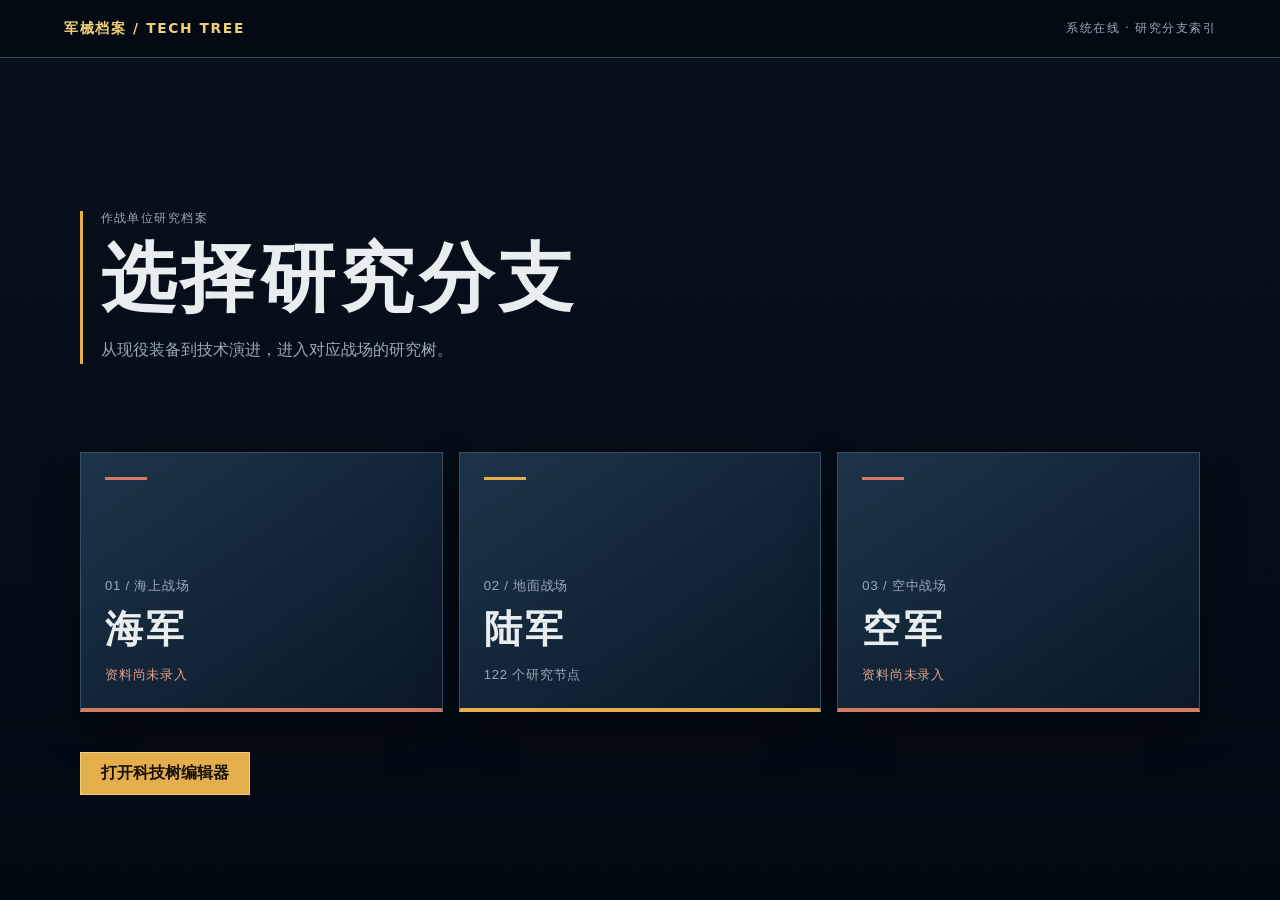
<file: index.html>
<!doctype html>
<html lang="zh-CN">
<head>
  <meta charset="UTF-8">
  <meta name="viewport" content="width=device-width, initial-scale=1.0">
  <meta name="description" content="军事科技研究树：探索海军、陆军与空军作战分支。">
  <title>军事科技研究树</title>
  <link rel="stylesheet" href="css/styles.css">
</head>
<body>
  <header class="masthead">
    <a class="masthead__brand" href="index.html" aria-label="军事科技研究树首页">军械档案 / TECH TREE</a>
    <span class="masthead__status">系统在线 · 研究分支索引</span>
  </header>

  <main class="landing-page">
    <section class="hero" aria-labelledby="page-title">
      <p class="eyebrow">作战单位研究档案</p>
      <h1 id="page-title">选择研究分支</h1>
      <p class="hero__lede">从现役装备到技术演进，进入对应战场的研究树。</p>
    </section>

    <section class="branch-grid" aria-label="研究分支">
      <button class="branch-card branch-card--empty" type="button" data-branch="navy">
        <span class="branch-card__index">01 / 海上战场</span>
        <strong>海军</strong>
        <span class="branch-card__detail">资料尚未录入</span>
      </button>
      <button class="branch-card branch-card--active" type="button" data-branch="army">
        <span class="branch-card__index">02 / 地面战场</span>
        <strong>陆军</strong>
        <span class="branch-card__detail">122 个研究节点</span>
      </button>
      <button class="branch-card branch-card--empty" type="button" data-branch="air">
        <span class="branch-card__index">03 / 空中战场</span>
        <strong>空军</strong>
        <span class="branch-card__detail">资料尚未录入</span>
      </button>
    </section>

    <section class="editor-entry" aria-label="编辑器入口">
      <a class="button button--primary" href="editor.html">打开科技树编辑器</a>
    </section>
  </main>

  <dialog id="empty-state" class="empty-state" aria-labelledby="empty-state-title">
    <div class="empty-state__panel">
      <p class="eyebrow">档案状态 / PENDING</p>
      <h2 id="empty-state-title"><span data-empty-name>该分支</span>资料尚未录入</h2>
      <p>该研究分支正在整理中，请返回分支索引，或稍后再查看。</p>
      <input class="button button--primary" type="button" value="关闭" aria-label="关闭提示" data-dialog-close>
    </div>
  </dialog>

  <script src="js/home.js"></script>
</body>
</html>
</file>
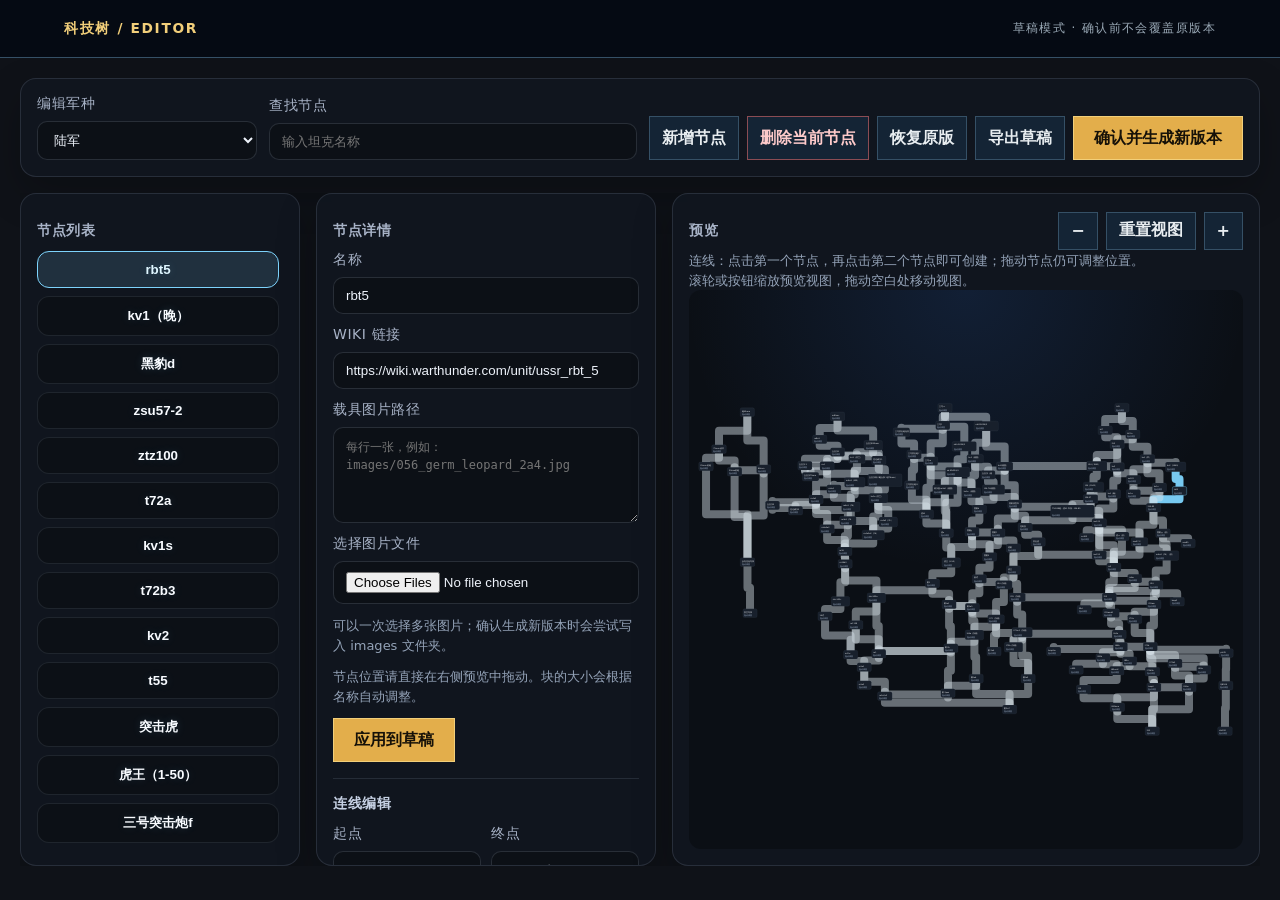
<file: editor.html>
<!doctype html>
<html lang="zh-CN">
<head>
  <meta charset="UTF-8">
  <meta name="viewport" content="width=device-width, initial-scale=1.0">
  <meta name="description" content="科技树编辑器">
  <title>科技树编辑器</title>
  <link rel="stylesheet" href="css/styles.css">
  <link rel="stylesheet" href="css/editor.css">
</head>
<body class="editor-page">
  <header class="masthead">
    <a class="masthead__brand" href="index.html">科技树 / EDITOR</a>
    <span class="masthead__status">草稿模式 · 确认前不会覆盖原版本</span>
  </header>

  <main class="editor-shell">
    <section class="editor-toolbar">
      <label class="field"><span>编辑军种</span><select id="branch-select"></select></label>
      <label class="field"><span>查找节点</span><input id="node-search" type="search" placeholder="输入坦克名称"></label>
      <div class="editor-actions">
        <button id="add-node" class="button button--subtle" type="button">新增节点</button>
        <button id="delete-node" class="button button--subtle button--danger" type="button">删除当前节点</button>
        <button id="reset-draft" class="button button--subtle" type="button">恢复原版</button>
        <button id="export-draft" class="button button--subtle" type="button">导出草稿</button>
        <button id="commit-draft" class="button button--primary" type="button">确认并生成新版本</button>
      </div>
    </section>

    <section class="editor-workspace">
      <aside class="editor-panel editor-panel--list">
        <h2>节点列表</h2>
        <div id="node-list" class="node-list"></div>
      </aside>

      <section class="editor-panel editor-panel--form">
        <h2>节点详情</h2>
        <form id="node-form" class="node-form">
          <input type="hidden" id="node-id">
          <label class="field"><span>名称</span><input id="node-name" type="text"></label>
          <label class="field"><span>Wiki 链接</span><input id="node-wiki" type="url"></label>
          <label class="field"><span>载具图片路径</span><textarea id="node-images" rows="4" placeholder="每行一张，例如：images/056_germ_leopard_2a4.jpg"></textarea></label>
          <label class="field"><span>选择图片文件</span><input id="node-image-files" type="file" accept="image/*" multiple></label>
          <p id="image-file-status" class="editor-hint">可以一次选择多张图片；确认生成新版本时会尝试写入 images 文件夹。</p>
          <p class="editor-hint">节点位置请直接在右侧预览中拖动。块的大小会根据名称自动调整。</p>
          <div class="editor-actions"><button id="apply-node" class="button button--primary" type="submit">应用到草稿</button></div>
        </form>

        <section class="edge-editor">
          <h3>连线编辑</h3>
          <div class="edge-grid">
            <label class="field"><span>起点</span><select id="edge-from"></select></label>
            <label class="field"><span>终点</span><select id="edge-to"></select></label>
            <label class="field"><span>Y 距离（留空自动）</span><input id="edge-distance" type="number" min="0" step="0.01" placeholder="自动计算"></label>
          </div>
          <div class="editor-actions"><button id="add-edge" class="button button--subtle" type="button">新增连线</button></div>
          <div id="edge-list" class="edge-list"></div>
        </section>
      </section>

      <section class="editor-panel editor-panel--preview">
        <div class="preview-header">
          <h2>预览</h2>
          <div class="preview-controls">
            <button id="preview-zoom-out" class="button button--subtle" type="button" aria-label="缩小预览">−</button>
            <button id="preview-zoom-reset" class="button button--subtle" type="button">重置视图</button>
            <button id="preview-zoom-in" class="button button--subtle" type="button" aria-label="放大预览">+</button>
          </div>
        </div>
        <p id="edge-click-status" class="editor-hint">连线：点击第一个节点，再点击第二个节点即可创建；拖动节点仍可调整位置。</p>
        <p class="editor-hint">滚轮或按钮缩放预览视图，拖动空白处移动视图。</p>
        <svg id="editor-preview" class="editor-preview" viewBox="0 0 1600 900" preserveAspectRatio="xMidYMid meet" aria-label="科技树预览"><g id="preview-transform"></g></svg>
      </section>
    </section>
  </main>

  <script src="js/data.js"></script>
  <script src="js/core.js"></script>
  <script src="js/editor.js"></script>
</body>
</html>
</file>
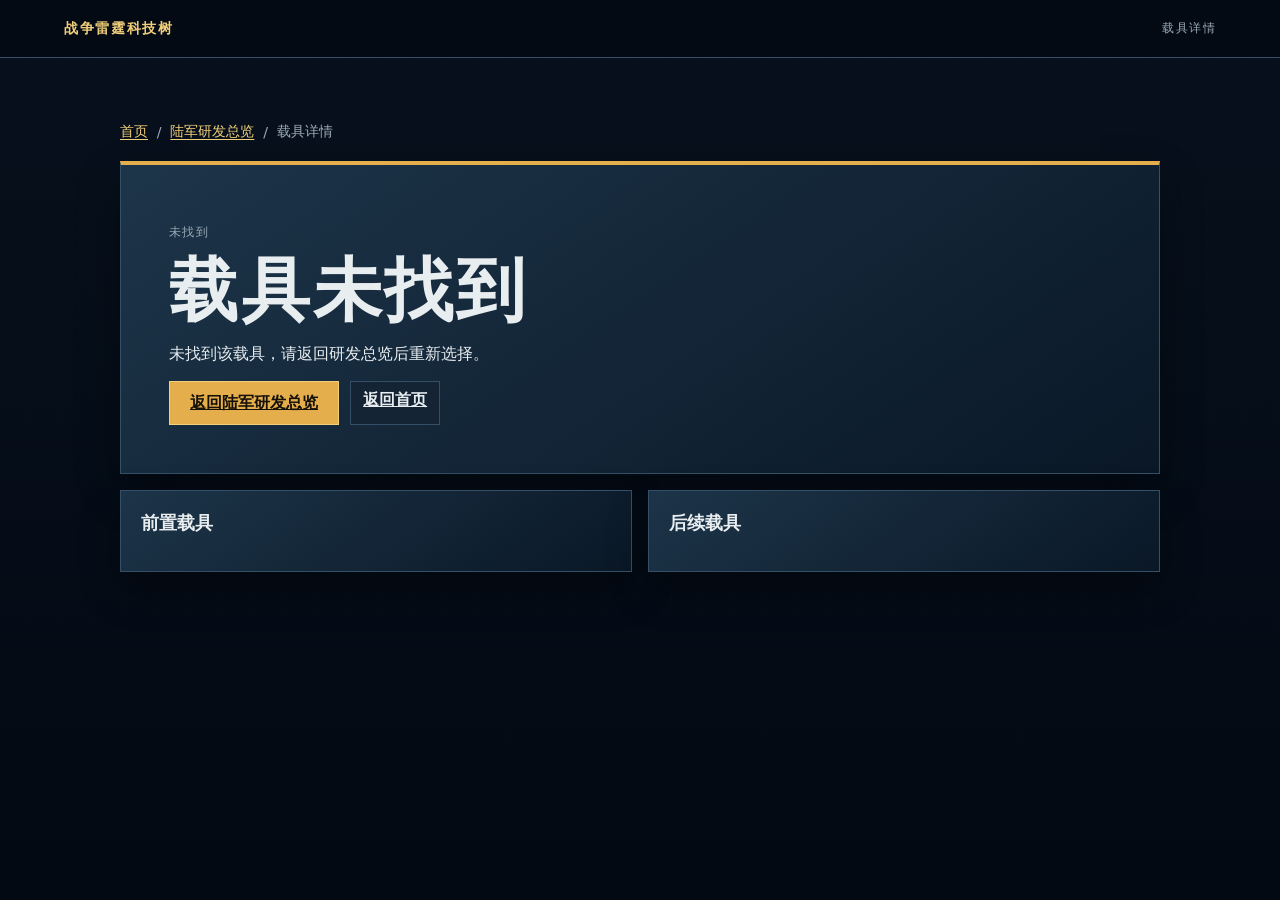
<file: 载具.html>
<!doctype html>
<html lang="zh-CN">
<head>
  <meta charset="UTF-8">
  <meta name="viewport" content="width=device-width, initial-scale=1.0">
  <meta name="description" content="载具详情">
  <title>载具详情 | 战争雷霆科技树</title>
  <link rel="stylesheet" href="css/styles.css">
</head>
<body class="vehicle-page">
  <header class="masthead">
    <a class="masthead__brand" href="index.html">战争雷霆科技树</a>
    <span class="masthead__status">载具详情</span>
  </header>
  <main class="vehicle-layout">
    <nav class="vehicle-breadcrumb" aria-label="导航">
      <a href="index.html">首页</a><span>/</span><a href="陆军.html">陆军研发总览</a><span>/</span><span>载具详情</span>
    </nav>
    <section id="vehicle-detail" class="vehicle-detail" aria-labelledby="vehicle-title">
      <div class="vehicle-detail__header">
        <div>
          <p class="eyebrow">作战载具</p>
          <h1 id="vehicle-title">载具详情</h1>
        </div>
      </div>
      <div class="vehicle-detail__content">
        <div id="vehicle-media" class="vehicle-media" hidden></div>
        <p class="wiki-url"><span id="wiki-url">正在读取 Wiki 链接...</span> <a id="wiki-link" class="button button--subtle wiki-link" href="#" hidden>打开 Wiki</a></p>
      </div>
      <div class="vehicle-detail__nav">
        <a class="button button--primary" href="陆军.html">返回陆军研发总览</a>
        <a class="button button--subtle" href="index.html">返回首页</a>
      </div>
    </section>
    <section id="not-found" class="vehicle-detail" hidden>
      <div class="vehicle-detail__header">
        <div>
          <p class="eyebrow">未找到</p>
          <h1>载具未找到</h1>
        </div>
      </div>
      <div class="vehicle-detail__content"><p id="not-found-message">未找到该载具，请返回研发总览后重新选择。</p></div>
      <div class="vehicle-detail__nav">
        <a class="button button--primary" href="陆军.html">返回陆军研发总览</a>
        <a class="button button--subtle" href="index.html">返回首页</a>
      </div>
    </section>
    <aside class="vehicle-links">
      <section><h2>前置载具</h2><div id="previous-list" class="link-list"></div></section>
      <section><h2>后续载具</h2><div id="next-list" class="link-list"></div></section>
    </aside>
  </main>
  <script src="js/vehicle-images.js"></script>
  <script src="js/data.js"></script>
  <script src="js/core.js"></script>
  <script src="js/vehicle.js"></script>
</body>
</html>
</file>
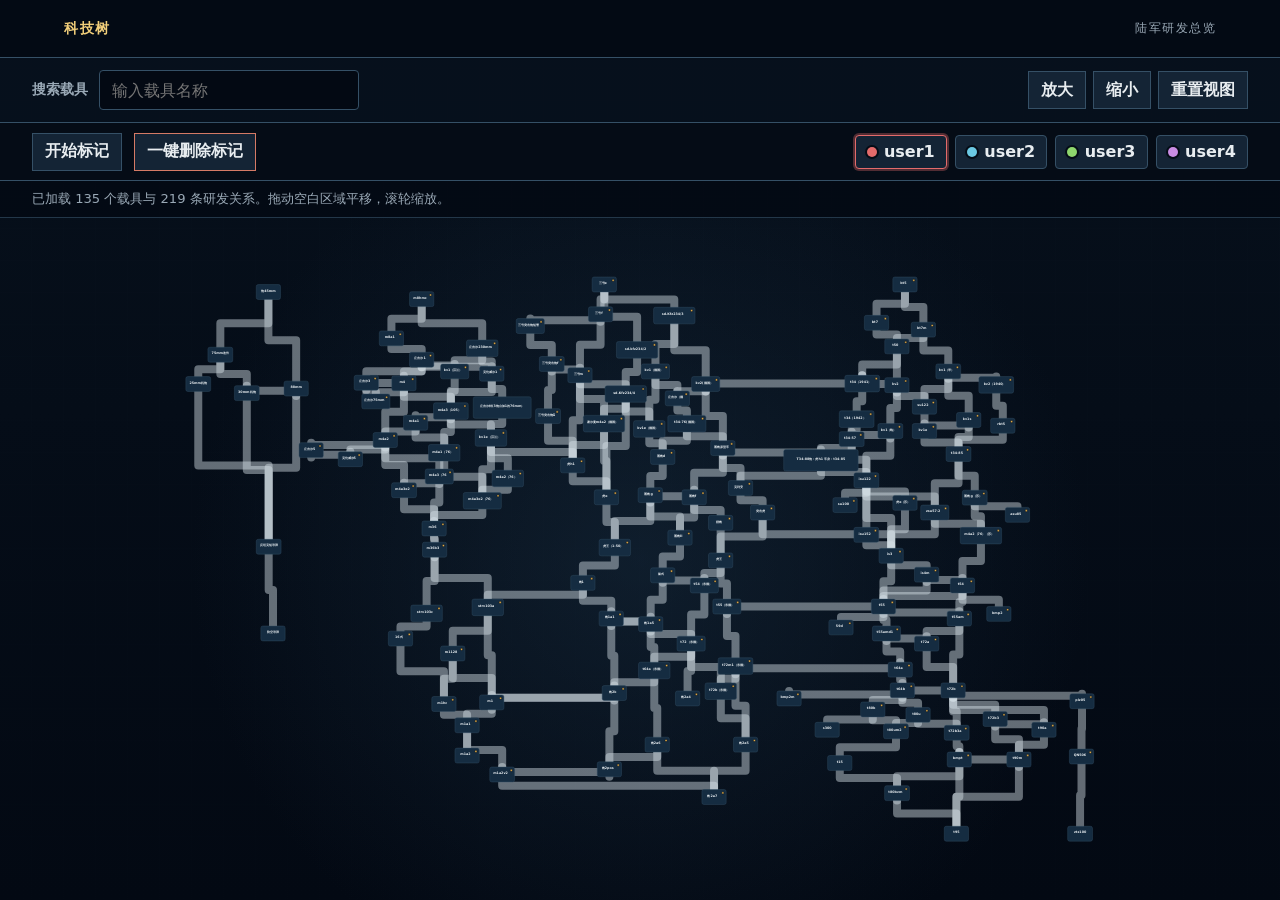
<file: 陆军.html>
<!doctype html>
<html lang="zh-CN">
<head>
  <meta charset="UTF-8">
  <meta name="viewport" content="width=device-width, initial-scale=1.0">
  <meta name="description" content="陆军科技树总览">
  <title>陆军研发总览 | 科技树</title>
  <link rel="stylesheet" href="css/styles.css">
</head>
<body class="army-page">
  <header class="masthead">
    <a class="masthead__brand" href="index.html">科技树</a>
    <span class="masthead__status">陆军研发总览</span>
  </header>
  <main class="army-shell">
    <section class="army-toolbar" aria-label="研发树控制">
      <label class="search-control" for="vehicle-search">搜索载具</label>
      <input id="vehicle-search" type="search" placeholder="输入载具名称" autocomplete="off">
      <span id="search-status" class="search-status" role="status" aria-live="polite"></span>
      <div class="zoom-controls" aria-label="缩放控制">
        <button id="zoom-in" class="button button--subtle" type="button" aria-label="放大研发树">放大</button>
        <button id="zoom-out" class="button button--subtle" type="button" aria-label="缩小研发树">缩小</button>
        <button id="reset-view" class="button button--subtle" type="button">重置视图</button>
      </div>
    </section>
    <section class="marker-toolbar" aria-label="标记控制">
      <button id="marker-toggle" class="button button--subtle marker-toggle" type="button" aria-pressed="false">开始标记</button>
      <button id="marker-clear" class="button button--subtle marker-clear" type="button">一键删除标记</button>
      <div id="marker-users" class="marker-users" role="group" aria-label="用户选择"></div>
    </section>
    <p id="graph-status" class="graph-status" role="status" aria-live="polite">拖动空白区域平移，滚轮缩放；选择载具可查看详情。</p>
    <section class="research-viewport" aria-label="陆军研发树画布">
      <svg id="research-canvas" role="region" aria-label="可交互的陆军研发树">
        <defs>
          <marker id="arrowhead" viewBox="0 0 10 10" refX="8" refY="5" markerWidth="5" markerHeight="5" orient="auto-start-reverse">
            <path d="M 0 0 L 10 5 L 0 10 z" fill="#d7e2e9"></path>
          </marker>
        </defs>
        <g id="research-layer"></g>
      </svg>
    </section>
  </main>
  <script src="js/data.js"></script>
  <script src="js/core.js"></script>
  <script src="js/army.js"></script>
</body>
</html>
</file>
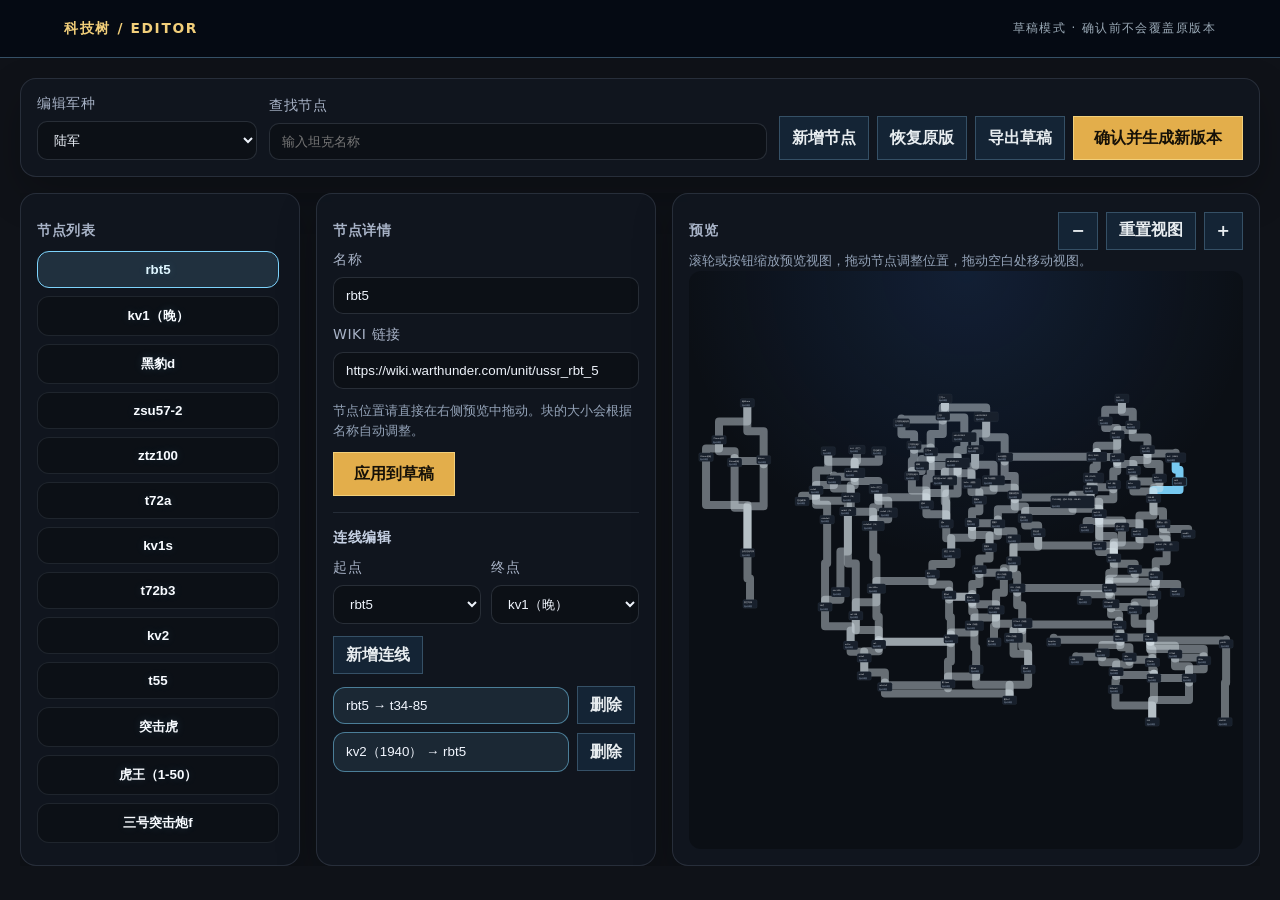
<file: war-thunder-tree/editor.html>
<!doctype html>
<html lang="zh-CN">
<head>
  <meta charset="UTF-8">
  <meta name="viewport" content="width=device-width, initial-scale=1.0">
  <meta name="description" content="科技树编辑器">
  <title>科技树编辑器</title>
  <link rel="stylesheet" href="css/styles.css">
  <link rel="stylesheet" href="css/editor.css">
</head>
<body class="editor-page">
  <header class="masthead">
    <a class="masthead__brand" href="index.html">科技树 / EDITOR</a>
    <span class="masthead__status">草稿模式 · 确认前不会覆盖原版本</span>
  </header>

  <main class="editor-shell">
    <section class="editor-toolbar">
      <label class="field"><span>编辑军种</span><select id="branch-select"></select></label>
      <label class="field"><span>查找节点</span><input id="node-search" type="search" placeholder="输入坦克名称"></label>
      <div class="editor-actions">
        <button id="add-node" class="button button--subtle" type="button">新增节点</button>
        <button id="reset-draft" class="button button--subtle" type="button">恢复原版</button>
        <button id="export-draft" class="button button--subtle" type="button">导出草稿</button>
        <button id="commit-draft" class="button button--primary" type="button">确认并生成新版本</button>
      </div>
    </section>

    <section class="editor-workspace">
      <aside class="editor-panel editor-panel--list">
        <h2>节点列表</h2>
        <div id="node-list" class="node-list"></div>
      </aside>

      <section class="editor-panel editor-panel--form">
        <h2>节点详情</h2>
        <form id="node-form" class="node-form">
          <input type="hidden" id="node-id">
          <label class="field"><span>名称</span><input id="node-name" type="text"></label>
          <label class="field"><span>Wiki 链接</span><input id="node-wiki" type="url"></label>
          <p class="editor-hint">节点位置请直接在右侧预览中拖动。块的大小会根据名称自动调整。</p>
          <div class="editor-actions"><button id="apply-node" class="button button--primary" type="submit">应用到草稿</button></div>
        </form>

        <section class="edge-editor">
          <h3>连线编辑</h3>
          <div class="edge-grid">
            <label class="field"><span>起点</span><select id="edge-from"></select></label>
            <label class="field"><span>终点</span><select id="edge-to"></select></label>
          </div>
          <div class="editor-actions"><button id="add-edge" class="button button--subtle" type="button">新增连线</button></div>
          <div id="edge-list" class="edge-list"></div>
        </section>
      </section>

      <section class="editor-panel editor-panel--preview">
        <div class="preview-header">
          <h2>预览</h2>
          <div class="preview-controls">
            <button id="preview-zoom-out" class="button button--subtle" type="button" aria-label="缩小预览">−</button>
            <button id="preview-zoom-reset" class="button button--subtle" type="button">重置视图</button>
            <button id="preview-zoom-in" class="button button--subtle" type="button" aria-label="放大预览">+</button>
          </div>
        </div>
        <p class="editor-hint">滚轮或按钮缩放预览视图，拖动节点调整位置，拖动空白处移动视图。</p>
        <svg id="editor-preview" class="editor-preview" viewBox="0 0 1600 900" preserveAspectRatio="xMidYMid meet" aria-label="科技树预览"><g id="preview-transform"></g></svg>
      </section>
    </section>
  </main>

  <script src="js/data.js"></script>
  <script src="js/core.js"></script>
  <script src="js/editor.js"></script>
</body>
</html>
</file>
<file: css/styles.css>
:root {
  --color-navy: #07111d;
  --color-navy-deep: #030913;
  --color-slate: #142435;
  --color-slate-bright: #203a50;
  --color-gold: #e3ae4b;
  --color-gold-soft: #f2cf7a;
  --color-text: #e8edf0;
  --color-muted: #9aa9b6;
  --color-border: #355066;
  --color-danger: #d57a65;
  --shadow-panel: 0 18px 40px rgb(0 0 0 / 32%);
  --focus-ring: 0 0 0 3px rgb(242 207 122 / 68%);
  --font-ui: "Microsoft YaHei", "PingFang SC", "Noto Sans CJK SC", system-ui, sans-serif;
}

* { box-sizing: border-box; }

html { min-height: 100%; background: var(--color-navy-deep); }

body {
  min-width: 320px;
  min-height: 100vh;
  margin: 0;
  color: var(--color-text);
  font-family: var(--font-ui);
  background:
    linear-gradient(rgb(7 17 29 / 92%), rgb(3 9 19 / 97%)),
    repeating-linear-gradient(0deg, transparent 0 31px, rgb(121 153 176 / 9%) 31px 32px),
    repeating-linear-gradient(90deg, transparent 0 31px, rgb(121 153 176 / 9%) 31px 32px);
}

.masthead {
  display: flex;
  align-items: center;
  justify-content: space-between;
  gap: 1rem;
  min-height: 58px;
  padding: 0.8rem clamp(1.25rem, 5vw, 5rem);
  border-bottom: 1px solid var(--color-border);
  background: rgb(3 9 19 / 82%);
}

.masthead__brand { color: var(--color-gold-soft); font-size: 0.86rem; font-weight: 800; letter-spacing: 0.12em; text-decoration: none; }
.masthead__status, .eyebrow { color: var(--color-muted); font-size: 0.74rem; letter-spacing: 0.12em; text-transform: uppercase; }

.landing-page { width: min(1120px, calc(100% - 2.5rem)); margin: 0 auto; padding: clamp(4rem, 11vw, 9rem) 0 4rem; }
.hero { max-width: 680px; border-left: 3px solid var(--color-gold); padding-left: 1.1rem; }
.hero h1 { margin: 0.35rem 0 0; font-size: clamp(2.2rem, 7vw, 4.7rem); letter-spacing: 0.06em; line-height: 1.08; }
.hero__lede { max-width: 35rem; color: var(--color-muted); line-height: 1.75; }

.branch-grid { display: grid; grid-template-columns: repeat(3, minmax(0, 1fr)); gap: 1rem; margin-top: clamp(2.8rem, 7vw, 5.5rem); }
.branch-card {
  display: flex;
  min-height: 260px;
  flex-direction: column;
  align-items: flex-start;
  justify-content: flex-end;
  gap: 0.65rem;
  padding: 1.5rem;
  overflow: hidden;
  color: inherit;
  text-align: left;
  cursor: pointer;
  border: 1px solid var(--color-border);
  border-bottom: 4px solid var(--color-gold);
  background: linear-gradient(145deg, rgb(32 58 80 / 88%), rgb(10 24 39 / 96%));
  box-shadow: var(--shadow-panel);
  transition: transform 160ms ease, border-color 160ms ease, background 160ms ease;
}
.branch-card::before { width: 42px; height: 3px; margin-bottom: auto; content: ""; background: var(--color-gold); }
.branch-card strong { font-size: clamp(1.7rem, 3.5vw, 2.35rem); letter-spacing: 0.09em; }
.branch-card__index, .branch-card__detail { color: var(--color-muted); font-size: 0.82rem; letter-spacing: 0.06em; }
.branch-card--empty { border-bottom-color: var(--color-danger); }
.branch-card--empty::before { background: var(--color-danger); }
.branch-card--empty .branch-card__detail { color: #e3a08f; }
.branch-card:hover { border-color: var(--color-gold); transform: translateY(-5px); background: linear-gradient(145deg, #294a63, #10273b); }
.branch-card:active { transform: translateY(-1px); }
.branch-card:disabled { cursor: not-allowed; opacity: 0.52; transform: none; }
.branch-card:focus-visible, .button:focus-visible, .masthead__brand:focus-visible { outline: none; box-shadow: var(--focus-ring); }
.editor-entry { position: relative; z-index: 1; margin-top: clamp(1.5rem, 4vw, 2.5rem); padding-bottom: 1rem; }
.editor-entry .button { display: inline-flex; align-items: center; justify-content: center; text-decoration: none; }

.empty-state { width: min(500px, calc(100% - 2rem)); padding: 0; color: var(--color-text); border: 1px solid var(--color-border); background: var(--color-slate); box-shadow: var(--shadow-panel); }
.empty-state::backdrop { background: rgb(0 4 10 / 78%); backdrop-filter: blur(3px); }
.empty-state__panel { padding: clamp(1.5rem, 6vw, 2.5rem); border-top: 4px solid var(--color-danger); }
.empty-state h2 { margin: 0.55rem 0 1rem; font-size: clamp(1.55rem, 5vw, 2.2rem); line-height: 1.35; }
.empty-state p:not(.eyebrow) { color: var(--color-muted); line-height: 1.7; }
.button { min-height: 42px; padding: 0.65rem 1.25rem; font: inherit; font-weight: 700; cursor: pointer; border: 1px solid transparent; }
.button--primary { color: #161108; border-color: var(--color-gold-soft); background: var(--color-gold); }
.button--primary:hover { background: var(--color-gold-soft); }
.button:active { transform: translateY(1px); }
.empty-state.is-fallback-visible { display: grid; place-items: center; min-height: 180px; }
.u-muted { color: var(--color-muted); }

@media (max-width: 720px) {
  .masthead { align-items: flex-start; flex-direction: column; }
  .branch-grid { grid-template-columns: 1fr; }
  .branch-card { min-height: 180px; }
}

@media (prefers-reduced-motion: reduce) {
  *, *::before, *::after { scroll-behavior: auto !important; transition-duration: 0.01ms !important; animation-duration: 0.01ms !important; animation-iteration-count: 1 !important; }
}

/* Army research overview */
.army-page { display: flex; height: 100vh; flex-direction: column; overflow: hidden; }
.army-shell { display: flex; min-height: 0; flex: 1; flex-direction: column; overflow: hidden; }
.army-toolbar { display: flex; align-items: center; gap: 0.7rem; padding: 0.75rem clamp(1rem, 3vw, 2rem); border-bottom: 1px solid var(--color-border); background: rgb(7 17 29 / 92%); }
.search-control { color: var(--color-muted); font-size: 0.86rem; font-weight: 700; white-space: nowrap; }
#vehicle-search { min-width: min(260px, 45vw); min-height: 40px; padding: 0.55rem 0.75rem; color: var(--color-text); font: inherit; border: 1px solid var(--color-border); border-radius: 4px; background: var(--color-navy-deep); }
#vehicle-search:focus-visible, .vehicle-node:focus-visible { outline: none; }
#vehicle-search:focus-visible { border-color: var(--color-gold-soft); box-shadow: var(--focus-ring); }
.search-status { min-width: 10rem; color: var(--color-muted); font-size: 0.82rem; }
.zoom-controls { display: flex; gap: 0.45rem; margin-left: auto; }
.button--subtle { min-height: 38px; padding: 0.45rem 0.75rem; color: var(--color-text); border-color: var(--color-border); background: var(--color-slate); }
.button--subtle:hover { border-color: var(--color-gold); background: var(--color-slate-bright); }
.button--subtle:focus-visible { outline: none; box-shadow: var(--focus-ring); }
.marker-toolbar {
  display: flex;
  align-items: center;
  gap: 0.75rem;
  padding: 0.6rem clamp(1rem, 3vw, 2rem);
  border-bottom: 1px solid var(--color-border);
  background: rgb(5 12 22 / 88%);
}
.marker-users { display: flex; flex-wrap: wrap; gap: 0.5rem; margin-left: auto; }
.marker-user {
  display: inline-flex;
  align-items: center;
  gap: 0.45rem;
  min-height: 34px;
  padding: 0.4rem 0.7rem;
  color: var(--color-text);
  font: inherit;
  font-weight: 700;
  cursor: pointer;
  border: 1px solid var(--color-border);
  border-radius: 4px;
  background: var(--color-slate);
}
.marker-user::before {
  width: 10px;
  height: 10px;
  border-radius: 999px;
  content: "";
  background: var(--marker-color);
  box-shadow: 0 0 0 2px rgb(3 9 19 / 90%);
}
.marker-user.is-active { border-color: var(--marker-color); box-shadow: 0 0 0 2px color-mix(in srgb, var(--marker-color) 34%, transparent); }
.marker-user:focus-visible { outline: none; box-shadow: var(--focus-ring); }
.marker-toggle.is-on { border-color: var(--color-gold); background: var(--color-slate-bright); }
.marker-clear { border-color: var(--color-danger); }
.marker-clear:hover { border-color: #ef9a88; background: rgb(73 26 21 / 92%); }
.graph-status { margin: 0; padding: 0.55rem clamp(1rem, 3vw, 2rem); color: var(--color-muted); font-size: 0.82rem; border-bottom: 1px solid rgb(53 80 102 / 65%); background: rgb(3 9 19 / 76%); }
.graph-status.is-error { color: #ffd0c5; border-color: var(--color-danger); background: rgb(89 31 25 / 55%); }
.research-viewport { display: flex; min-height: 0; flex: 1; overflow: hidden; touch-action: none; }
#research-canvas { display: block; width: 100%; height: 100%; min-height: 0; flex: 1; cursor: grab; background: radial-gradient(circle at center, rgb(32 58 80 / 38%), transparent 62%); }
#research-canvas:active { cursor: grabbing; }
.graph-edge { fill: none; stroke: rgba(215,226,233,.45); stroke-width: 8; vector-effect: non-scaling-stroke; stroke-linecap: round; stroke-linejoin: round; }
.vehicle-node { cursor: pointer; }
.vehicle-node rect { fill: #152c41; stroke: var(--color-border); stroke-width: 1.5; transition: fill 160ms ease, stroke 160ms ease; }
.vehicle-node text { fill: var(--color-text); font-size: 12px; font-weight: 700; pointer-events: none; }
.vehicle-node:hover rect { fill: #24455f; stroke: var(--color-gold); }
.vehicle-node:focus-visible rect { stroke: var(--color-gold-soft); stroke-width: 3; filter: drop-shadow(0 0 5px rgb(242 207 122 / 72%)); }
.vehicle-node.is-search-match rect { fill: #3c3521; stroke: var(--color-gold-soft); stroke-width: 2.5; }
.vehicle-node__wiki { fill: var(--color-gold); stroke: var(--color-navy-deep); stroke-width: 1.5; pointer-events: none; }
.vehicle-node__marker { stroke: rgb(3 9 19 / 90%); stroke-width: 1.2; pointer-events: none; }

@media (max-width: 720px) {
  .army-toolbar { flex-wrap: wrap; }
  .marker-toolbar { flex-wrap: wrap; }
  #vehicle-search { flex: 1; min-width: 0; }
  .search-status { flex-basis: 100%; min-width: 0; order: 3; }
  .zoom-controls { margin-left: 0; }
  .marker-users { margin-left: 0; }
}

@media (max-height: 600px) {
  .research-viewport { min-height: 260px; }
}

/* Vehicle detail page */
.vehicle-shell, .not-found { width: min(1040px, calc(100% - 2.5rem)); margin: 0 auto; }
.vehicle-shell { padding: clamp(1.5rem, 5vw, 4rem) 0 4rem; }
.breadcrumbs { display: flex; flex-wrap: wrap; gap: 0.55rem; align-items: center; margin-bottom: 1.25rem; color: var(--color-muted); font-size: 0.88rem; }
.breadcrumbs a { color: var(--color-gold-soft); text-underline-offset: 0.2em; }
.vehicle-summary, .relation-panel, .not-found { border: 1px solid var(--color-border); background: linear-gradient(145deg, rgb(32 58 80 / 88%), rgb(10 24 39 / 96%)); box-shadow: var(--shadow-panel); }
.vehicle-summary { padding: clamp(1.5rem, 5vw, 3rem); border-top: 4px solid var(--color-gold); }
.vehicle-summary h1 { margin: 0.4rem 0 1rem; font-size: clamp(2.1rem, 7vw, 4.3rem); line-height: 1.1; letter-spacing: 0.04em; }
.wiki-url { margin: 0 0 1.25rem; overflow-wrap: anywhere; color: var(--color-muted); font-family: ui-monospace, "Cascadia Code", "SFMono-Regular", Consolas, monospace; font-size: 0.86rem; line-height: 1.7; }
.wiki-link { display: inline-flex; align-items: center; text-decoration: none; }
.vehicle-relations { display: grid; grid-template-columns: repeat(2, minmax(0, 1fr)); gap: 1rem; margin-top: 1rem; }
.relation-panel { min-width: 0; padding: 1.25rem; }
.relation-panel h2 { margin: 0 0 1rem; font-size: 1.1rem; }
.related-list { display: grid; gap: 0.7rem; }
.related-card { display: block; padding: 0.9rem 1rem; color: var(--color-text); text-decoration: none; border: 1px solid var(--color-border); border-left: 3px solid var(--color-gold); background: rgb(3 9 19 / 62%); transition: transform 160ms ease, border-color 160ms ease, background 160ms ease; }
.related-card:hover, .related-card:focus-visible { border-color: var(--color-gold-soft); background: var(--color-slate-bright); transform: translateX(3px); }
.related-card:focus-visible { outline: none; box-shadow: var(--focus-ring); }
.related-card__name, .related-card__distance { display: block; }
.related-card__distance { margin-top: 0.35rem; color: var(--color-muted); font-size: 0.82rem; }
.relation-empty { margin: 0; padding: 0.9rem 1rem; color: var(--color-muted); border: 1px dashed var(--color-border); }
.not-found { margin-top: clamp(2rem, 10vw, 7rem); padding: clamp(1.5rem, 5vw, 3rem); border-top: 4px solid var(--color-danger); }
.not-found h1 { margin: 0.4rem 0 0.8rem; font-size: clamp(1.8rem, 6vw, 3rem); }
.not-found p:not(.eyebrow) { color: var(--color-muted); line-height: 1.7; }
.not-found__actions { display: flex; flex-wrap: wrap; gap: 0.7rem; margin-top: 1.5rem; }
.not-found__actions a { text-decoration: none; }

@media (max-width: 760px) {
  .vehicle-relations { grid-template-columns: 1fr; }
}

/* Current vehicle detail markup */
.vehicle-layout { width: min(1040px, calc(100% - 2.5rem)); margin: 0 auto; padding: clamp(1.5rem, 5vw, 4rem) 0 4rem; }
.vehicle-breadcrumb { display: flex; flex-wrap: wrap; gap: 0.55rem; align-items: center; margin-bottom: 1.25rem; color: var(--color-muted); font-size: 0.88rem; }
.vehicle-breadcrumb a { color: var(--color-gold-soft); text-underline-offset: 0.2em; }
.vehicle-detail { border: 1px solid var(--color-border); border-top: 4px solid var(--color-gold); background: linear-gradient(145deg, rgb(32 58 80 / 88%), rgb(10 24 39 / 96%)); box-shadow: var(--shadow-panel); }
.vehicle-detail__header { padding: clamp(1.5rem, 5vw, 3rem) clamp(1.5rem, 5vw, 3rem) 0; }
.vehicle-detail__header h1 { margin: 0.4rem 0 1rem; font-size: clamp(2.1rem, 7vw, 4.3rem); line-height: 1.1; letter-spacing: 0.04em; overflow-wrap: anywhere; }
.vehicle-detail__content { padding: 0 clamp(1.5rem, 5vw, 3rem); }
.vehicle-media { display: grid; grid-template-columns: repeat(auto-fit, minmax(min(100%, 320px), 1fr)); gap: 0.9rem; margin: 0 0 1.25rem; padding: 0.9rem; border: 1px solid var(--color-border); background: rgb(3 9 19 / 58%); }
.vehicle-media__item { margin: 0; }
.vehicle-media img { display: block; width: 100%; height: auto; border: 1px solid rgb(255 255 255 / 6%); background: rgb(0 0 0 / 18%); }
.vehicle-detail__nav { display: flex; flex-wrap: wrap; gap: 0.7rem; padding: 0 clamp(1.5rem, 5vw, 3rem) clamp(1.5rem, 5vw, 3rem); }
.vehicle-links { display: grid; grid-template-columns: repeat(2, minmax(0, 1fr)); gap: 1rem; margin-top: 1rem; }
.vehicle-links > section { min-width: 0; padding: 1.25rem; border: 1px solid var(--color-border); background: linear-gradient(145deg, rgb(32 58 80 / 88%), rgb(10 24 39 / 96%)); box-shadow: var(--shadow-panel); }
.vehicle-links h2 { margin: 0 0 1rem; font-size: 1.1rem; }
.link-list { display: grid; gap: 0.7rem; }
.vehicle-links .related-card { display: block; padding: 0.9rem 1rem; color: var(--color-text); text-decoration: none; border: 1px solid var(--color-border); border-left: 3px solid var(--color-gold); background: rgb(3 9 19 / 62%); }
.vehicle-links .related-card:hover, .vehicle-links .related-card:focus-visible { border-color: var(--color-gold-soft); background: var(--color-slate-bright); }
.vehicle-links .relation-empty { margin: 0; padding: 0.9rem 1rem; color: var(--color-muted); border: 1px dashed var(--color-border); }

@media (max-width: 760px) {
  .vehicle-layout { width: min(100% - 1.25rem, 1040px); }
  .vehicle-links { grid-template-columns: 1fr; }
}
</file>
<file: css/editor.css>
.editor-page, html { height: 100%; overflow: hidden; }
.editor-page { background: #0f1218; color: #edf2f7; min-height: 100vh; overflow-x: hidden; overflow-y: hidden; }
.editor-shell { height: calc(100vh - 72px); padding: 20px; display: grid; grid-template-rows: auto minmax(0, 1fr); gap: 16px; box-sizing: border-box; overflow: hidden; }
.editor-toolbar, .editor-panel { background: rgba(17, 22, 32, 0.92); border: 1px solid rgba(148, 163, 184, 0.18); border-radius: 16px; box-shadow: 0 16px 40px rgba(0,0,0,.22); }
.editor-toolbar { padding: 16px; display: grid; grid-template-columns: 220px 1fr auto; gap: 12px; align-items: end; }
.editor-workspace { display: grid; grid-template-columns: 280px 340px minmax(0, 1fr); gap: 16px; min-height: 0; overflow: hidden; }
.editor-panel { padding: 16px; overflow: auto; min-height: 0; display: flex; flex-direction: column; }
.field { display: grid; gap: 8px; }
.field span, .editor-panel h2 { color: #a8b3c7; font-size: 14px; letter-spacing: .04em; text-transform: uppercase; }
.field input, .field select, .field textarea { width: 100%; box-sizing: border-box; border-radius: 10px; border: 1px solid rgba(148, 163, 184, 0.2); background: #0c1016; color: #eef3fb; padding: 10px 12px; }
.field textarea { resize: vertical; min-height: 96px; font-family: ui-monospace, "Cascadia Code", Consolas, monospace; font-size: 12px; line-height: 1.5; }
.button--danger { border-color: rgba(248, 113, 113, 0.52); color: #fecaca; }
.button--danger:hover { border-color: rgba(248, 113, 113, 0.88); background: rgba(127, 29, 29, 0.36); }
.editor-actions { display: flex; gap: 8px; flex-wrap: wrap; }
.node-list { display: grid; gap: 8px; overflow: auto; padding-right: 4px; min-height: 0; flex: 1; }
.node-item { padding: 10px 12px; border-radius: 12px; background: #0c1016; border: 1px solid rgba(148,163,184,.14); cursor: pointer; color: #f8fbff; font-weight: 600; text-shadow: 0 0 10px rgba(125, 211, 252, 0.16); }
.node-item:hover { color: #ffffff; border-color: rgba(125, 211, 252, .38); background: rgba(125, 211, 252, 0.08); }
.node-item.is-active { border-color: #7dd3fc; background: rgba(125, 211, 252, 0.14); color: #dff6ff; }
.node-form { display: grid; gap: 12px; }
.editor-hint { margin: 0; color: #94a3b8; font-size: 13px; line-height: 1.5; }
.editor-hint.is-active { color: #7dd3fc; }
.edge-editor { margin-top: 16px; padding-top: 16px; border-top: 1px solid rgba(148, 163, 184, 0.16); display: grid; gap: 12px; }
.edge-editor h3 { margin: 0; color: #c7d2e5; font-size: 14px; letter-spacing: .04em; text-transform: uppercase; }
.edge-grid { display: grid; grid-template-columns: 1fr 1fr; gap: 10px; }
.edge-list { display: grid; gap: 8px; max-height: 240px; overflow: auto; padding-right: 4px; }
.edge-row { display: grid; grid-template-columns: minmax(0, 1fr) auto; gap: 8px; align-items: center; }
.edge-row.is-related .edge-item { border-color: rgba(125, 211, 252, .5); background: rgba(125, 211, 252, 0.1); }
.edge-item { text-align: left; padding: 10px 12px; border-radius: 12px; background: #0c1016; border: 1px solid rgba(148,163,184,.14); color: #f3f7ff; cursor: pointer; }
.edge-item:hover { border-color: rgba(125, 211, 252, .38); background: rgba(125, 211, 252, 0.08); }
.edge-delete { white-space: nowrap; }
.edge-empty { margin: 0; color: #94a3b8; font-size: 13px; }
.preview-header { display: flex; align-items: center; justify-content: space-between; gap: 12px; }
.preview-controls { display: flex; gap: 8px; flex-wrap: wrap; }
.editor-preview { width: 100%; flex: 1; min-height: 0; background: radial-gradient(circle at top, rgba(59,130,246,.14), transparent 45%), #0b0f15; border-radius: 12px; touch-action: none; overflow: hidden; cursor: grab; }
.editor-preview.is-panning { cursor: grabbing; }
.preview-edge { fill: none; stroke: rgba(215,226,233,.45); stroke-width: 8; vector-effect: non-scaling-stroke; stroke-linecap: round; stroke-linejoin: round; }
.preview-edge.is-related { stroke: rgba(125, 211, 252, .95); }
.preview-node { cursor: grab; }
.preview-node.is-selected rect { stroke: #7dd3fc; stroke-width: 2; }
.preview-node.is-edge-start rect { stroke: #fbbf24; stroke-width: 3; filter: drop-shadow(0 0 8px rgba(251, 191, 36, .45)); }
.preview-node.is-new rect { fill: #4a1113; stroke: rgba(248, 113, 113, 0.85); }
.preview-node.is-new text { fill: #ffecec; }
.preview-node.is-new .node-note { fill: #ffb5b5; }
.preview-node rect { fill: #18202c; stroke: rgba(148,163,184,.25); stroke-width: 1.5; rx: 10; }
.preview-node text { fill: #f8fafc; font-size: 12px; pointer-events: none; user-select: none; }
.preview-node .node-note { fill: #9fb0c8; font-size: 10px; }
.editor-entry { margin-top: 18px; }

@media (max-width: 1100px) {
  .editor-toolbar { grid-template-columns: minmax(180px, 1fr) minmax(220px, 1.4fr); }
  .editor-toolbar .editor-actions { grid-column: 1 / -1; justify-content: flex-start; }
  .editor-workspace { grid-template-columns: 240px 300px minmax(520px, 1fr); overflow: auto; padding-bottom: 8px; }
}

@media (max-width: 760px) {
  .editor-shell { padding: 12px; height: calc(100vh - 72px); grid-template-rows: auto minmax(0, 1fr); }
  .editor-toolbar { grid-template-columns: 1fr; align-items: stretch; }
  .editor-toolbar .editor-actions { grid-column: auto; }
  .editor-workspace { grid-template-columns: minmax(260px, 1fr); overflow: auto; }
  .editor-panel--preview { min-height: 560px; }
}
</file>
<file: war-thunder-tree/css/styles.css>
:root {
  --color-navy: #07111d;
  --color-navy-deep: #030913;
  --color-slate: #142435;
  --color-slate-bright: #203a50;
  --color-gold: #e3ae4b;
  --color-gold-soft: #f2cf7a;
  --color-text: #e8edf0;
  --color-muted: #9aa9b6;
  --color-border: #355066;
  --color-danger: #d57a65;
  --shadow-panel: 0 18px 40px rgb(0 0 0 / 32%);
  --focus-ring: 0 0 0 3px rgb(242 207 122 / 68%);
  --font-ui: "Microsoft YaHei", "PingFang SC", "Noto Sans CJK SC", system-ui, sans-serif;
}

* { box-sizing: border-box; }

html { min-height: 100%; background: var(--color-navy-deep); }

body {
  min-width: 320px;
  min-height: 100vh;
  margin: 0;
  color: var(--color-text);
  font-family: var(--font-ui);
  background:
    linear-gradient(rgb(7 17 29 / 92%), rgb(3 9 19 / 97%)),
    repeating-linear-gradient(0deg, transparent 0 31px, rgb(121 153 176 / 9%) 31px 32px),
    repeating-linear-gradient(90deg, transparent 0 31px, rgb(121 153 176 / 9%) 31px 32px);
}

.masthead {
  display: flex;
  align-items: center;
  justify-content: space-between;
  gap: 1rem;
  min-height: 58px;
  padding: 0.8rem clamp(1.25rem, 5vw, 5rem);
  border-bottom: 1px solid var(--color-border);
  background: rgb(3 9 19 / 82%);
}

.masthead__brand { color: var(--color-gold-soft); font-size: 0.86rem; font-weight: 800; letter-spacing: 0.12em; text-decoration: none; }
.masthead__status, .eyebrow { color: var(--color-muted); font-size: 0.74rem; letter-spacing: 0.12em; text-transform: uppercase; }

.landing-page { width: min(1120px, calc(100% - 2.5rem)); margin: 0 auto; padding: clamp(4rem, 11vw, 9rem) 0 4rem; }
.hero { max-width: 680px; border-left: 3px solid var(--color-gold); padding-left: 1.1rem; }
.hero h1 { margin: 0.35rem 0 0; font-size: clamp(2.2rem, 7vw, 4.7rem); letter-spacing: 0.06em; line-height: 1.08; }
.hero__lede { max-width: 35rem; color: var(--color-muted); line-height: 1.75; }

.branch-grid { display: grid; grid-template-columns: repeat(3, minmax(0, 1fr)); gap: 1rem; margin-top: clamp(2.8rem, 7vw, 5.5rem); }
.branch-card {
  display: flex;
  min-height: 260px;
  flex-direction: column;
  align-items: flex-start;
  justify-content: flex-end;
  gap: 0.65rem;
  padding: 1.5rem;
  overflow: hidden;
  color: inherit;
  text-align: left;
  cursor: pointer;
  border: 1px solid var(--color-border);
  border-bottom: 4px solid var(--color-gold);
  background: linear-gradient(145deg, rgb(32 58 80 / 88%), rgb(10 24 39 / 96%));
  box-shadow: var(--shadow-panel);
  transition: transform 160ms ease, border-color 160ms ease, background 160ms ease;
}
.branch-card::before { width: 42px; height: 3px; margin-bottom: auto; content: ""; background: var(--color-gold); }
.branch-card strong { font-size: clamp(1.7rem, 3.5vw, 2.35rem); letter-spacing: 0.09em; }
.branch-card__index, .branch-card__detail { color: var(--color-muted); font-size: 0.82rem; letter-spacing: 0.06em; }
.branch-card--empty { border-bottom-color: var(--color-danger); }
.branch-card--empty::before { background: var(--color-danger); }
.branch-card--empty .branch-card__detail { color: #e3a08f; }
.branch-card:hover { border-color: var(--color-gold); transform: translateY(-5px); background: linear-gradient(145deg, #294a63, #10273b); }
.branch-card:active { transform: translateY(-1px); }
.branch-card:disabled { cursor: not-allowed; opacity: 0.52; transform: none; }
.branch-card:focus-visible, .button:focus-visible, .masthead__brand:focus-visible { outline: none; box-shadow: var(--focus-ring); }
.editor-entry { position: relative; z-index: 1; margin-top: clamp(1.5rem, 4vw, 2.5rem); padding-bottom: 1rem; }
.editor-entry .button { display: inline-flex; align-items: center; justify-content: center; text-decoration: none; }

.empty-state { width: min(500px, calc(100% - 2rem)); padding: 0; color: var(--color-text); border: 1px solid var(--color-border); background: var(--color-slate); box-shadow: var(--shadow-panel); }
.empty-state::backdrop { background: rgb(0 4 10 / 78%); backdrop-filter: blur(3px); }
.empty-state__panel { padding: clamp(1.5rem, 6vw, 2.5rem); border-top: 4px solid var(--color-danger); }
.empty-state h2 { margin: 0.55rem 0 1rem; font-size: clamp(1.55rem, 5vw, 2.2rem); line-height: 1.35; }
.empty-state p:not(.eyebrow) { color: var(--color-muted); line-height: 1.7; }
.button { min-height: 42px; padding: 0.65rem 1.25rem; font: inherit; font-weight: 700; cursor: pointer; border: 1px solid transparent; }
.button--primary { color: #161108; border-color: var(--color-gold-soft); background: var(--color-gold); }
.button--primary:hover { background: var(--color-gold-soft); }
.button:active { transform: translateY(1px); }
.empty-state.is-fallback-visible { display: grid; place-items: center; min-height: 180px; }
.u-muted { color: var(--color-muted); }

@media (max-width: 720px) {
  .masthead { align-items: flex-start; flex-direction: column; }
  .branch-grid { grid-template-columns: 1fr; }
  .branch-card { min-height: 180px; }
}

@media (prefers-reduced-motion: reduce) {
  *, *::before, *::after { scroll-behavior: auto !important; transition-duration: 0.01ms !important; animation-duration: 0.01ms !important; animation-iteration-count: 1 !important; }
}

/* Army research overview */
.army-page { display: flex; height: 100vh; flex-direction: column; overflow: hidden; }
.army-shell { display: flex; min-height: 0; flex: 1; flex-direction: column; overflow: hidden; }
.army-toolbar { display: flex; align-items: center; gap: 0.7rem; padding: 0.75rem clamp(1rem, 3vw, 2rem); border-bottom: 1px solid var(--color-border); background: rgb(7 17 29 / 92%); }
.search-control { color: var(--color-muted); font-size: 0.86rem; font-weight: 700; white-space: nowrap; }
#vehicle-search { min-width: min(260px, 45vw); min-height: 40px; padding: 0.55rem 0.75rem; color: var(--color-text); font: inherit; border: 1px solid var(--color-border); border-radius: 4px; background: var(--color-navy-deep); }
#vehicle-search:focus-visible, .vehicle-node:focus-visible { outline: none; }
#vehicle-search:focus-visible { border-color: var(--color-gold-soft); box-shadow: var(--focus-ring); }
.search-status { min-width: 10rem; color: var(--color-muted); font-size: 0.82rem; }
.zoom-controls { display: flex; gap: 0.45rem; margin-left: auto; }
.button--subtle { min-height: 38px; padding: 0.45rem 0.75rem; color: var(--color-text); border-color: var(--color-border); background: var(--color-slate); }
.button--subtle:hover { border-color: var(--color-gold); background: var(--color-slate-bright); }
.button--subtle:focus-visible { outline: none; box-shadow: var(--focus-ring); }
.marker-toolbar {
  display: flex;
  align-items: center;
  gap: 0.75rem;
  padding: 0.6rem clamp(1rem, 3vw, 2rem);
  border-bottom: 1px solid var(--color-border);
  background: rgb(5 12 22 / 88%);
}
.marker-users { display: flex; flex-wrap: wrap; gap: 0.5rem; margin-left: auto; }
.marker-user {
  display: inline-flex;
  align-items: center;
  gap: 0.45rem;
  min-height: 34px;
  padding: 0.4rem 0.7rem;
  color: var(--color-text);
  font: inherit;
  font-weight: 700;
  cursor: pointer;
  border: 1px solid var(--color-border);
  border-radius: 4px;
  background: var(--color-slate);
}
.marker-user::before {
  width: 10px;
  height: 10px;
  border-radius: 999px;
  content: "";
  background: var(--marker-color);
  box-shadow: 0 0 0 2px rgb(3 9 19 / 90%);
}
.marker-user.is-active { border-color: var(--marker-color); box-shadow: 0 0 0 2px color-mix(in srgb, var(--marker-color) 34%, transparent); }
.marker-user:focus-visible { outline: none; box-shadow: var(--focus-ring); }
.marker-toggle.is-on { border-color: var(--color-gold); background: var(--color-slate-bright); }
.marker-clear { border-color: var(--color-danger); }
.marker-clear:hover { border-color: #ef9a88; background: rgb(73 26 21 / 92%); }
.graph-status { margin: 0; padding: 0.55rem clamp(1rem, 3vw, 2rem); color: var(--color-muted); font-size: 0.82rem; border-bottom: 1px solid rgb(53 80 102 / 65%); background: rgb(3 9 19 / 76%); }
.graph-status.is-error { color: #ffd0c5; border-color: var(--color-danger); background: rgb(89 31 25 / 55%); }
.research-viewport { display: flex; min-height: 0; flex: 1; overflow: hidden; touch-action: none; }
#research-canvas { display: block; width: 100%; height: 100%; min-height: 0; flex: 1; cursor: grab; background: radial-gradient(circle at center, rgb(32 58 80 / 38%), transparent 62%); }
#research-canvas:active { cursor: grabbing; }
.graph-edge { fill: none; stroke: rgba(215,226,233,.45); stroke-width: 8; vector-effect: non-scaling-stroke; stroke-linecap: round; stroke-linejoin: round; }
.vehicle-node { cursor: pointer; }
.vehicle-node rect { fill: #152c41; stroke: var(--color-border); stroke-width: 1.5; transition: fill 160ms ease, stroke 160ms ease; }
.vehicle-node text { fill: var(--color-text); font-size: 12px; font-weight: 700; pointer-events: none; }
.vehicle-node:hover rect { fill: #24455f; stroke: var(--color-gold); }
.vehicle-node:focus-visible rect { stroke: var(--color-gold-soft); stroke-width: 3; filter: drop-shadow(0 0 5px rgb(242 207 122 / 72%)); }
.vehicle-node.is-search-match rect { fill: #3c3521; stroke: var(--color-gold-soft); stroke-width: 2.5; }
.vehicle-node__wiki { fill: var(--color-gold); stroke: var(--color-navy-deep); stroke-width: 1.5; pointer-events: none; }
.vehicle-node__marker { stroke: rgb(3 9 19 / 90%); stroke-width: 1.2; pointer-events: none; }

@media (max-width: 720px) {
  .army-toolbar { flex-wrap: wrap; }
  .marker-toolbar { flex-wrap: wrap; }
  #vehicle-search { flex: 1; min-width: 0; }
  .search-status { flex-basis: 100%; min-width: 0; order: 3; }
  .zoom-controls { margin-left: 0; }
  .marker-users { margin-left: 0; }
}

@media (max-height: 600px) {
  .research-viewport { min-height: 260px; }
}

/* Vehicle detail page */
.vehicle-shell, .not-found { width: min(1040px, calc(100% - 2.5rem)); margin: 0 auto; }
.vehicle-shell { padding: clamp(1.5rem, 5vw, 4rem) 0 4rem; }
.breadcrumbs { display: flex; flex-wrap: wrap; gap: 0.55rem; align-items: center; margin-bottom: 1.25rem; color: var(--color-muted); font-size: 0.88rem; }
.breadcrumbs a { color: var(--color-gold-soft); text-underline-offset: 0.2em; }
.vehicle-summary, .relation-panel, .not-found { border: 1px solid var(--color-border); background: linear-gradient(145deg, rgb(32 58 80 / 88%), rgb(10 24 39 / 96%)); box-shadow: var(--shadow-panel); }
.vehicle-summary { padding: clamp(1.5rem, 5vw, 3rem); border-top: 4px solid var(--color-gold); }
.vehicle-summary h1 { margin: 0.4rem 0 1rem; font-size: clamp(2.1rem, 7vw, 4.3rem); line-height: 1.1; letter-spacing: 0.04em; }
.wiki-url { margin: 0 0 1.25rem; overflow-wrap: anywhere; color: var(--color-muted); font-family: ui-monospace, "Cascadia Code", "SFMono-Regular", Consolas, monospace; font-size: 0.86rem; line-height: 1.7; }
.wiki-link { display: inline-flex; align-items: center; text-decoration: none; }
.vehicle-relations { display: grid; grid-template-columns: repeat(2, minmax(0, 1fr)); gap: 1rem; margin-top: 1rem; }
.relation-panel { min-width: 0; padding: 1.25rem; }
.relation-panel h2 { margin: 0 0 1rem; font-size: 1.1rem; }
.related-list { display: grid; gap: 0.7rem; }
.related-card { display: block; padding: 0.9rem 1rem; color: var(--color-text); text-decoration: none; border: 1px solid var(--color-border); border-left: 3px solid var(--color-gold); background: rgb(3 9 19 / 62%); transition: transform 160ms ease, border-color 160ms ease, background 160ms ease; }
.related-card:hover, .related-card:focus-visible { border-color: var(--color-gold-soft); background: var(--color-slate-bright); transform: translateX(3px); }
.related-card:focus-visible { outline: none; box-shadow: var(--focus-ring); }
.relation-empty { margin: 0; padding: 0.9rem 1rem; color: var(--color-muted); border: 1px dashed var(--color-border); }
.not-found { margin-top: clamp(2rem, 10vw, 7rem); padding: clamp(1.5rem, 5vw, 3rem); border-top: 4px solid var(--color-danger); }
.not-found h1 { margin: 0.4rem 0 0.8rem; font-size: clamp(1.8rem, 6vw, 3rem); }
.not-found p:not(.eyebrow) { color: var(--color-muted); line-height: 1.7; }
.not-found__actions { display: flex; flex-wrap: wrap; gap: 0.7rem; margin-top: 1.5rem; }
.not-found__actions a { text-decoration: none; }

@media (max-width: 760px) {
  .vehicle-relations { grid-template-columns: 1fr; }
}

/* Current vehicle detail markup */
.vehicle-layout { width: min(1040px, calc(100% - 2.5rem)); margin: 0 auto; padding: clamp(1.5rem, 5vw, 4rem) 0 4rem; }
.vehicle-breadcrumb { display: flex; flex-wrap: wrap; gap: 0.55rem; align-items: center; margin-bottom: 1.25rem; color: var(--color-muted); font-size: 0.88rem; }
.vehicle-breadcrumb a { color: var(--color-gold-soft); text-underline-offset: 0.2em; }
.vehicle-detail { border: 1px solid var(--color-border); border-top: 4px solid var(--color-gold); background: linear-gradient(145deg, rgb(32 58 80 / 88%), rgb(10 24 39 / 96%)); box-shadow: var(--shadow-panel); }
.vehicle-detail__header { padding: clamp(1.5rem, 5vw, 3rem) clamp(1.5rem, 5vw, 3rem) 0; }
.vehicle-detail__header h1 { margin: 0.4rem 0 1rem; font-size: clamp(2.1rem, 7vw, 4.3rem); line-height: 1.1; letter-spacing: 0.04em; overflow-wrap: anywhere; }
.vehicle-detail__content { padding: 0 clamp(1.5rem, 5vw, 3rem); }
.vehicle-detail__nav { display: flex; flex-wrap: wrap; gap: 0.7rem; padding: 0 clamp(1.5rem, 5vw, 3rem) clamp(1.5rem, 5vw, 3rem); }
.vehicle-links { display: grid; grid-template-columns: repeat(2, minmax(0, 1fr)); gap: 1rem; margin-top: 1rem; }
.vehicle-links > section { min-width: 0; padding: 1.25rem; border: 1px solid var(--color-border); background: linear-gradient(145deg, rgb(32 58 80 / 88%), rgb(10 24 39 / 96%)); box-shadow: var(--shadow-panel); }
.vehicle-links h2 { margin: 0 0 1rem; font-size: 1.1rem; }
.link-list { display: grid; gap: 0.7rem; }
.vehicle-links .related-card { display: block; padding: 0.9rem 1rem; color: var(--color-text); text-decoration: none; border: 1px solid var(--color-border); border-left: 3px solid var(--color-gold); background: rgb(3 9 19 / 62%); }
.vehicle-links .related-card:hover, .vehicle-links .related-card:focus-visible { border-color: var(--color-gold-soft); background: var(--color-slate-bright); }
.vehicle-links .relation-empty { margin: 0; padding: 0.9rem 1rem; color: var(--color-muted); border: 1px dashed var(--color-border); }

@media (max-width: 760px) {
  .vehicle-layout { width: min(100% - 1.25rem, 1040px); }
  .vehicle-links { grid-template-columns: 1fr; }
}
</file>
<file: war-thunder-tree/css/editor.css>
.editor-page, html { height: 100%; overflow: hidden; }
.editor-page { background: #0f1218; color: #edf2f7; min-height: 100vh; overflow-x: hidden; overflow-y: hidden; }
.editor-shell { height: calc(100vh - 72px); padding: 20px; display: grid; grid-template-rows: auto minmax(0, 1fr); gap: 16px; box-sizing: border-box; overflow: hidden; }
.editor-toolbar, .editor-panel { background: rgba(17, 22, 32, 0.92); border: 1px solid rgba(148, 163, 184, 0.18); border-radius: 16px; box-shadow: 0 16px 40px rgba(0,0,0,.22); }
.editor-toolbar { padding: 16px; display: grid; grid-template-columns: 220px 1fr auto; gap: 12px; align-items: end; }
.editor-workspace { display: grid; grid-template-columns: 280px 340px minmax(0, 1fr); gap: 16px; min-height: 0; overflow: hidden; }
.editor-panel { padding: 16px; overflow: auto; min-height: 0; display: flex; flex-direction: column; }
.field { display: grid; gap: 8px; }
.field span, .editor-panel h2 { color: #a8b3c7; font-size: 14px; letter-spacing: .04em; text-transform: uppercase; }
.field input, .field select { width: 100%; box-sizing: border-box; border-radius: 10px; border: 1px solid rgba(148, 163, 184, 0.2); background: #0c1016; color: #eef3fb; padding: 10px 12px; }
.editor-actions { display: flex; gap: 8px; flex-wrap: wrap; }
.node-list { display: grid; gap: 8px; overflow: auto; padding-right: 4px; min-height: 0; flex: 1; }
.node-item { padding: 10px 12px; border-radius: 12px; background: #0c1016; border: 1px solid rgba(148,163,184,.14); cursor: pointer; color: #f8fbff; font-weight: 600; text-shadow: 0 0 10px rgba(125, 211, 252, 0.16); }
.node-item:hover { color: #ffffff; border-color: rgba(125, 211, 252, .38); background: rgba(125, 211, 252, 0.08); }
.node-item.is-active { border-color: #7dd3fc; background: rgba(125, 211, 252, 0.14); color: #dff6ff; }
.node-form { display: grid; gap: 12px; }
.editor-hint { margin: 0; color: #94a3b8; font-size: 13px; line-height: 1.5; }
.edge-editor { margin-top: 16px; padding-top: 16px; border-top: 1px solid rgba(148, 163, 184, 0.16); display: grid; gap: 12px; }
.edge-editor h3 { margin: 0; color: #c7d2e5; font-size: 14px; letter-spacing: .04em; text-transform: uppercase; }
.edge-grid { display: grid; grid-template-columns: 1fr 1fr; gap: 10px; }
.edge-list { display: grid; gap: 8px; max-height: 240px; overflow: auto; padding-right: 4px; }
.edge-row { display: grid; grid-template-columns: minmax(0, 1fr) auto; gap: 8px; align-items: center; }
.edge-row.is-related .edge-item { border-color: rgba(125, 211, 252, .5); background: rgba(125, 211, 252, 0.1); }
.edge-item { text-align: left; padding: 10px 12px; border-radius: 12px; background: #0c1016; border: 1px solid rgba(148,163,184,.14); color: #f3f7ff; cursor: pointer; }
.edge-item:hover { border-color: rgba(125, 211, 252, .38); background: rgba(125, 211, 252, 0.08); }
.edge-delete { white-space: nowrap; }
.edge-empty { margin: 0; color: #94a3b8; font-size: 13px; }
.preview-header { display: flex; align-items: center; justify-content: space-between; gap: 12px; }
.preview-controls { display: flex; gap: 8px; flex-wrap: wrap; }
.editor-preview { width: 100%; flex: 1; min-height: 0; background: radial-gradient(circle at top, rgba(59,130,246,.14), transparent 45%), #0b0f15; border-radius: 12px; touch-action: none; overflow: hidden; cursor: grab; }
.editor-preview.is-panning { cursor: grabbing; }
.preview-edge { fill: none; stroke: rgba(215,226,233,.45); stroke-width: 8; vector-effect: non-scaling-stroke; stroke-linecap: round; stroke-linejoin: round; }
.preview-edge.is-related { stroke: rgba(125, 211, 252, .95); }
.preview-node { cursor: grab; }
.preview-node.is-selected rect { stroke: #7dd3fc; stroke-width: 2; }
.preview-node.is-new rect { fill: #4a1113; stroke: rgba(248, 113, 113, 0.85); }
.preview-node.is-new text { fill: #ffecec; }
.preview-node.is-new .node-note { fill: #ffb5b5; }
.preview-node rect { fill: #18202c; stroke: rgba(148,163,184,.25); stroke-width: 1.5; rx: 10; }
.preview-node text { fill: #f8fafc; font-size: 12px; pointer-events: none; user-select: none; }
.preview-node .node-note { fill: #9fb0c8; font-size: 10px; }
.editor-entry { margin-top: 18px; }

@media (max-width: 1100px) {
  .editor-toolbar { grid-template-columns: minmax(180px, 1fr) minmax(220px, 1.4fr); }
  .editor-toolbar .editor-actions { grid-column: 1 / -1; justify-content: flex-start; }
  .editor-workspace { grid-template-columns: 240px 300px minmax(520px, 1fr); overflow: auto; padding-bottom: 8px; }
}

@media (max-width: 760px) {
  .editor-shell { padding: 12px; height: calc(100vh - 72px); grid-template-rows: auto minmax(0, 1fr); }
  .editor-toolbar { grid-template-columns: 1fr; align-items: stretch; }
  .editor-toolbar .editor-actions { grid-column: auto; }
  .editor-workspace { grid-template-columns: minmax(260px, 1fr); overflow: auto; }
  .editor-panel--preview { min-height: 560px; }
}
</file>
